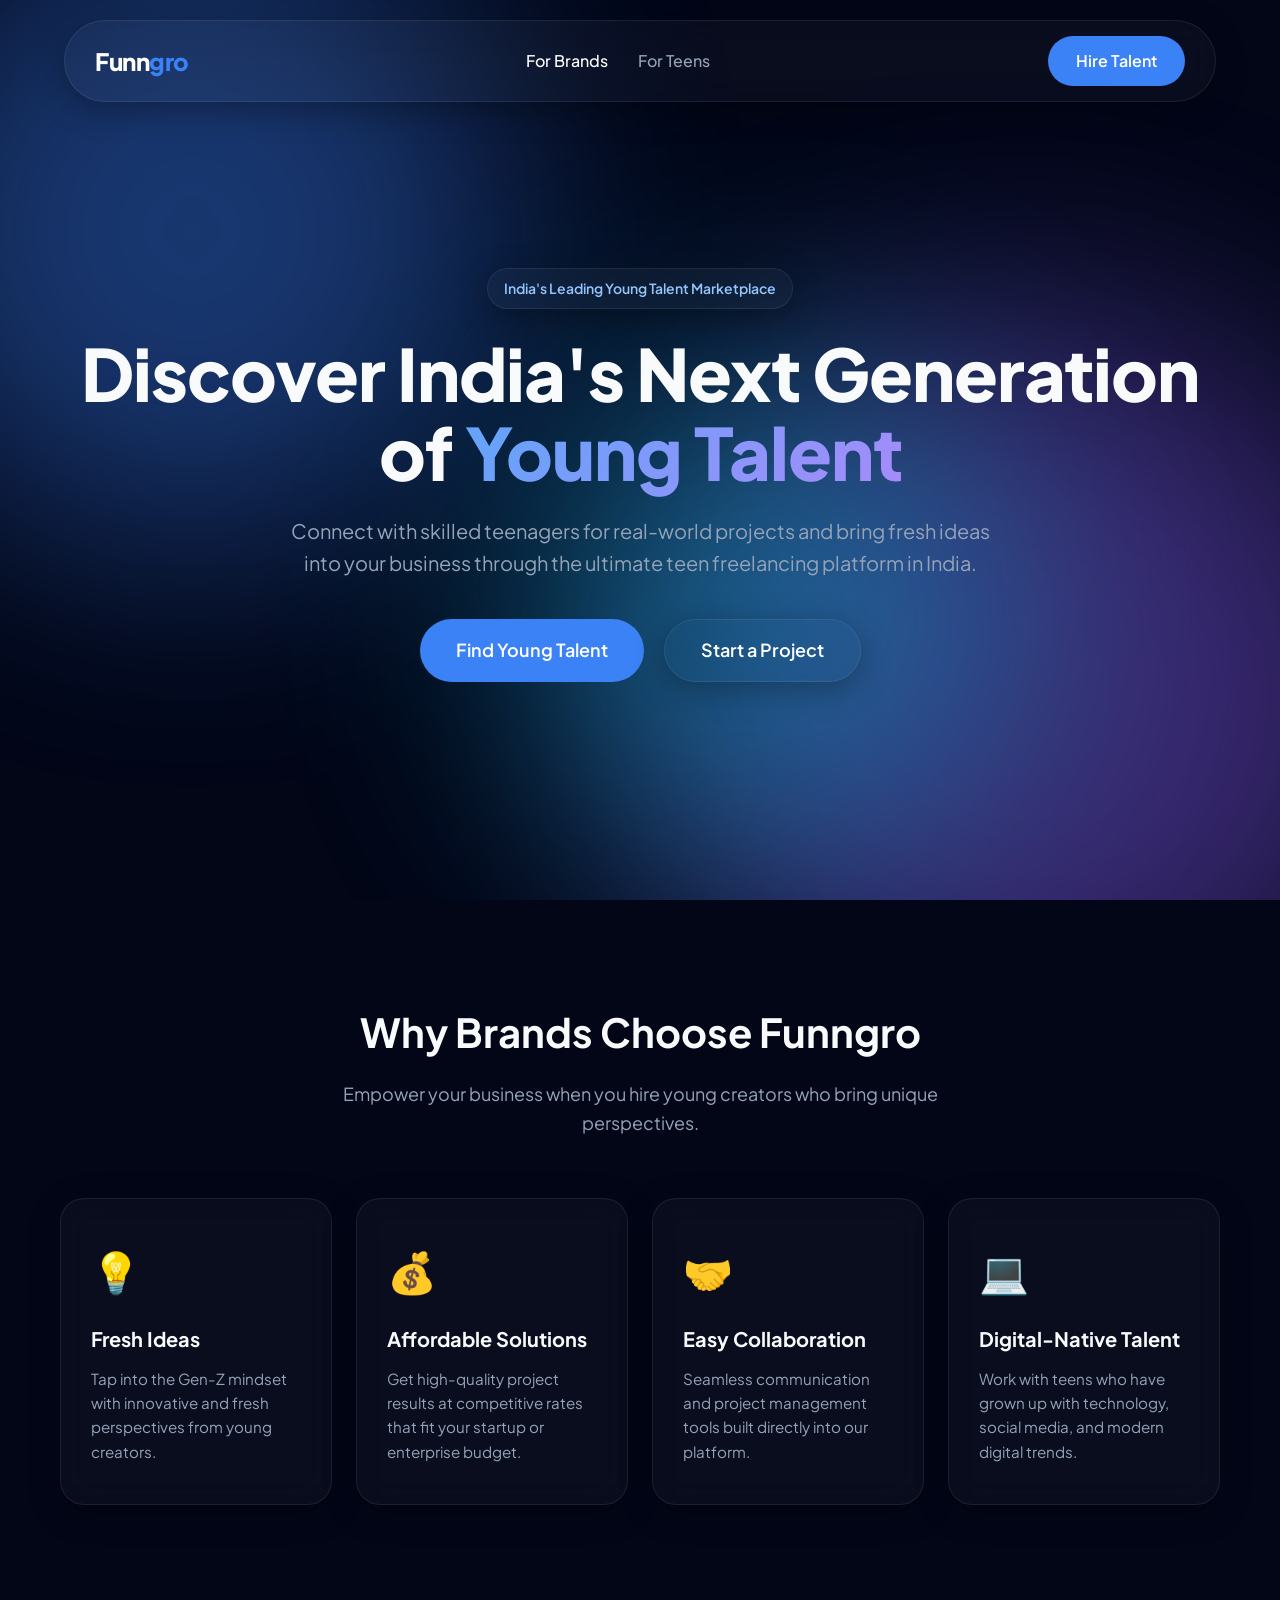
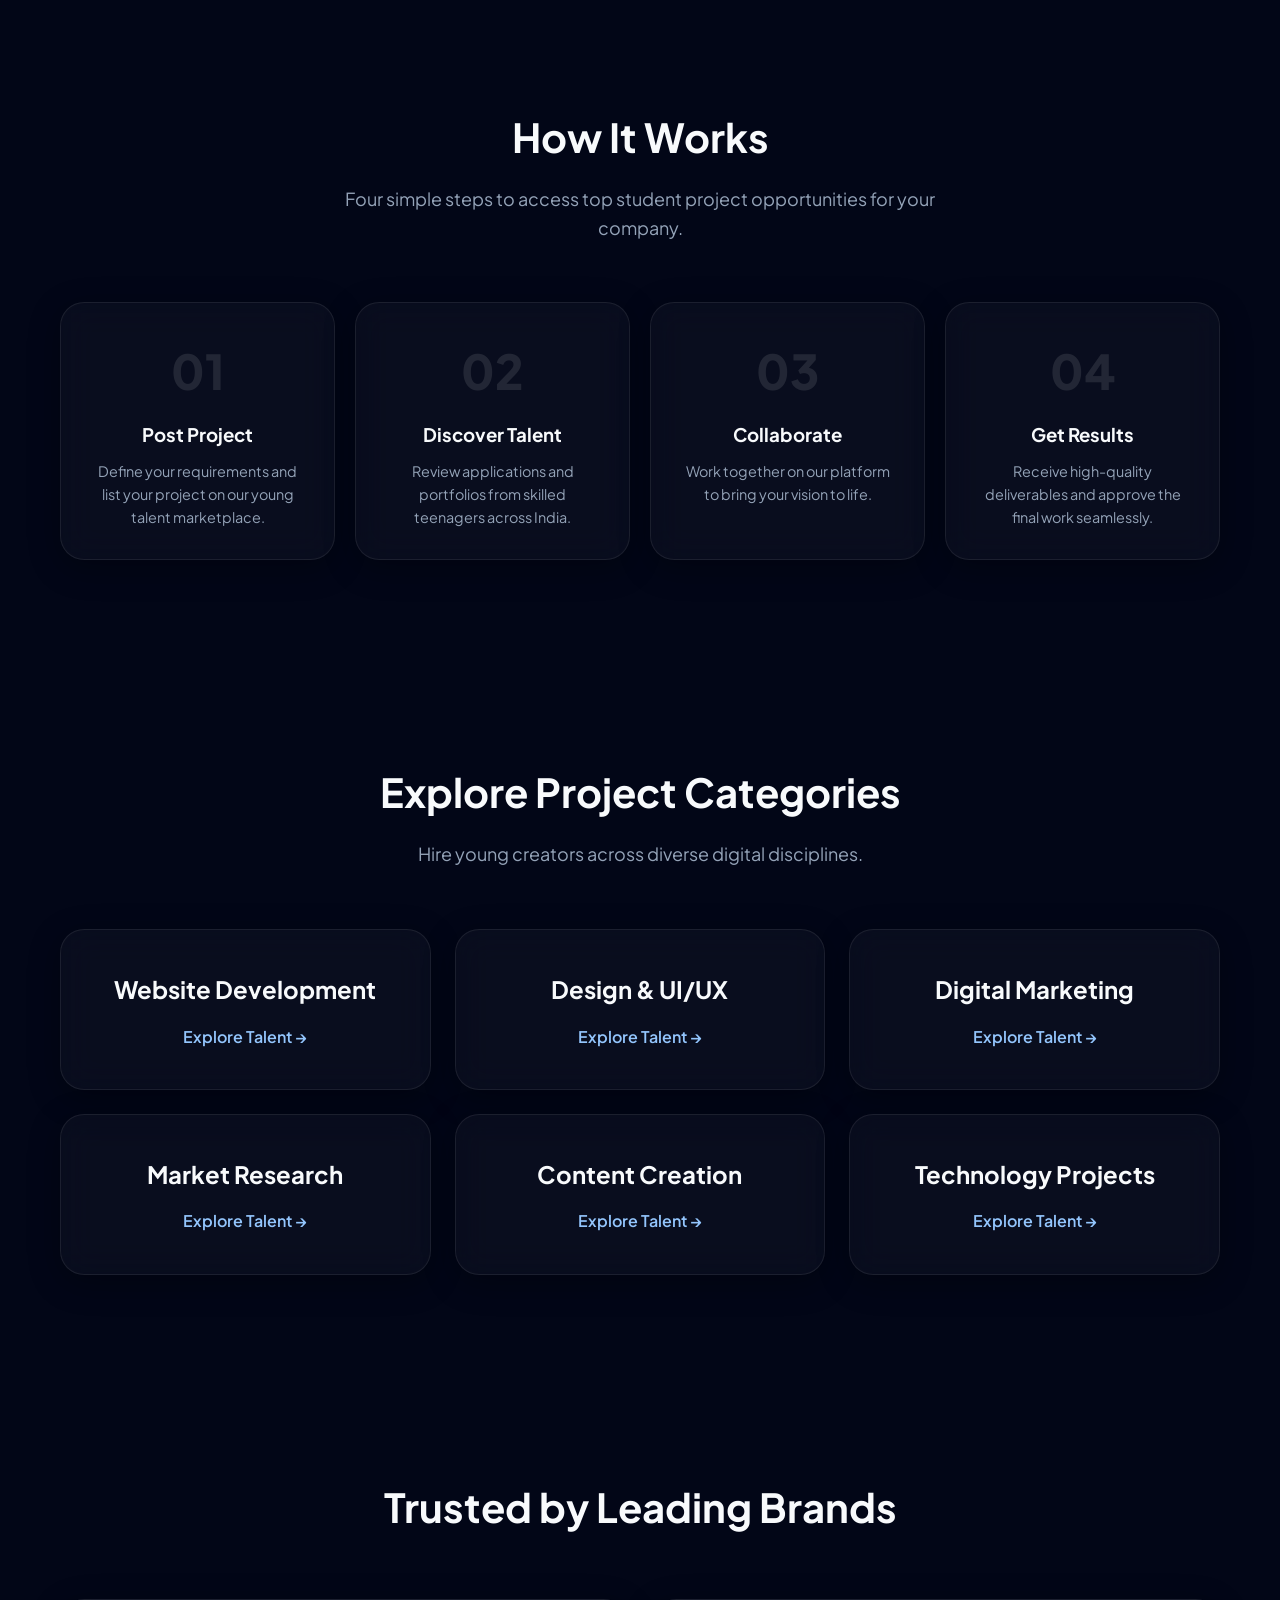
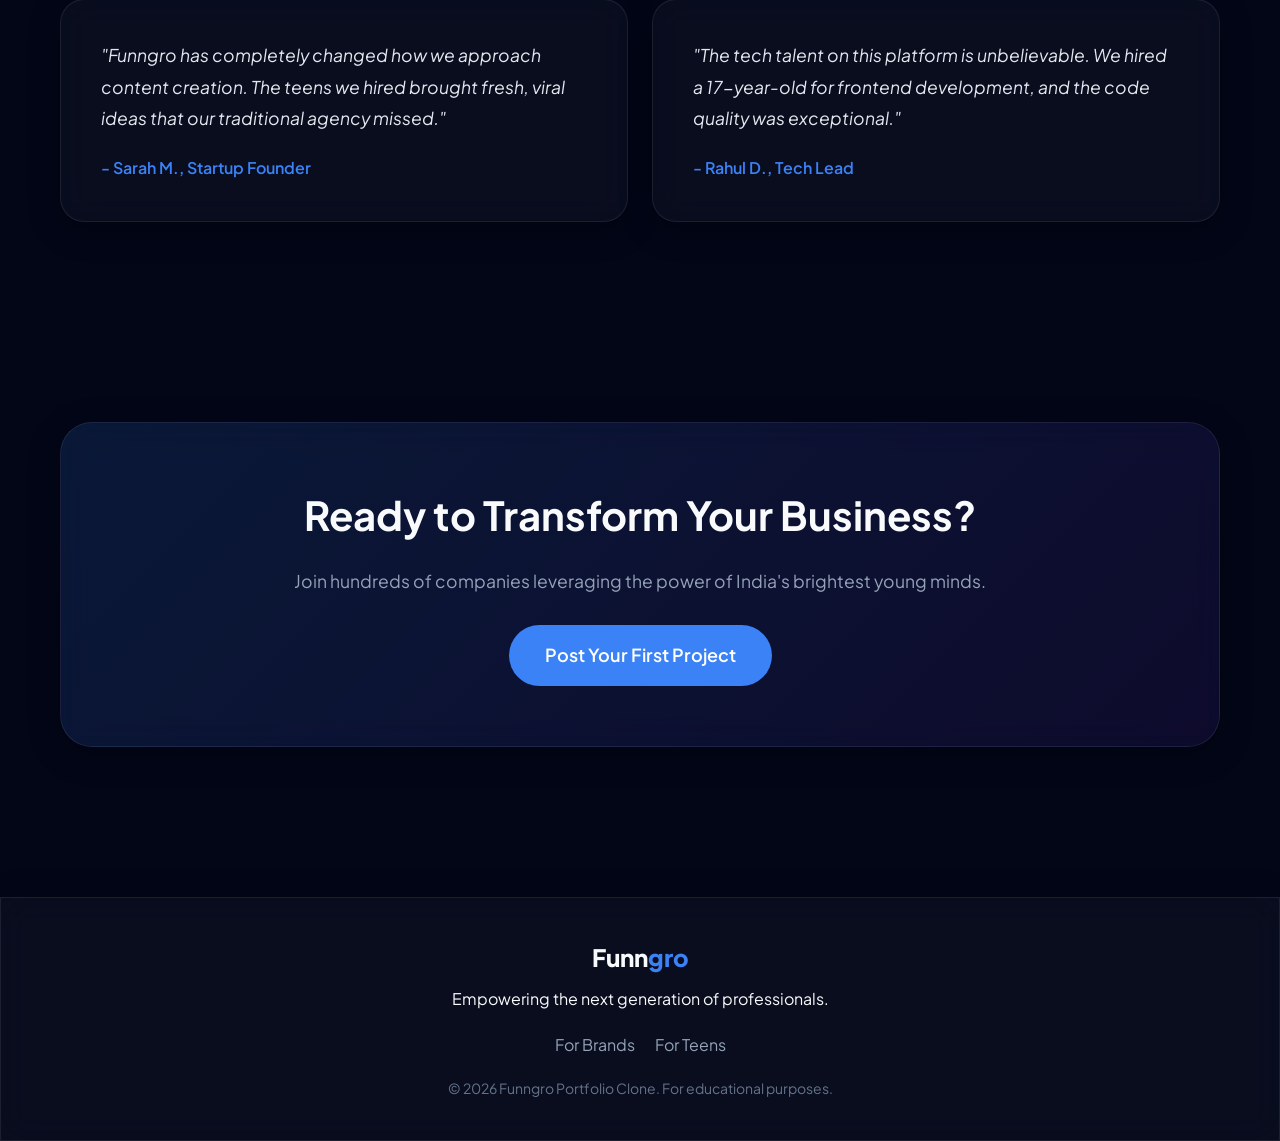
<file: index.html>
<!DOCTYPE html>
<html lang="en">
<head>
    <meta charset="UTF-8">
    <meta name="viewport" content="width=device-width, initial-scale=1.0">
    <meta name="description" content="Funngro is the premier teen freelancing platform in India. Hire young creators and discover a young talent marketplace for your business projects.">
    <meta name="keywords" content="teen freelancing platform in India, hire young creators, young talent marketplace, student project opportunities">
    <title>Funngro | Hire Young Creators & Talent</title>
    <link href="https://fonts.googleapis.com/css2?family=Plus+Jakarta+Sans:wght@300;400;500;600;700;800&display=swap" rel="stylesheet">
    <link rel="stylesheet" href="style.css">
</head>
<body>
    <!-- Background Elements -->
    <div class="bg-shapes">
        <div class="shape shape-1"></div>
        <div class="shape shape-2"></div>
        <div class="shape shape-3"></div>
    </div>

    <!-- Navigation -->
    <nav class="navbar glass">
        <div class="nav-container">
            <a href="index.html" class="logo">Funn<span>gro</span></a>
            <div class="nav-links">
                <a href="index.html" class="active">For Brands</a>
                <a href="teens.html">For Teens</a>
            </div>
            <a href="#hire" class="btn btn-primary">Hire Talent</a>
            <button class="mobile-toggle" aria-label="Toggle Menu">
                <span></span><span></span><span></span>
            </button>
        </div>
    </nav>

    <!-- Hero Section -->
    <section class="hero section-padding reveal">
        <div class="container text-center">
            <div class="badge glass">India's Leading Young Talent Marketplace</div>
            <h1>Discover India's Next Generation of <span class="gradient-text">Young Talent</span></h1>
            <p class="hero-subtitle">Connect with skilled teenagers for real-world projects and bring fresh ideas into your business through the ultimate teen freelancing platform in India.</p>
            <div class="btn-group">
                <a href="#talent" class="btn btn-primary btn-large">Find Young Talent</a>
                <a href="#projects" class="btn btn-secondary btn-large glass">Start a Project</a>
            </div>
        </div>
    </section>

    <!-- Why Brands Choose Funngro -->
    <section id="benefits" class="section-padding reveal">
        <div class="container">
            <div class="section-header text-center">
                <h2>Why Brands Choose Funngro</h2>
                <p>Empower your business when you hire young creators who bring unique perspectives.</p>
            </div>
            <div class="grid-4">
                <div class="card glass">
                    <div class="icon">💡</div>
                    <h3>Fresh Ideas</h3>
                    <p>Tap into the Gen-Z mindset with innovative and fresh perspectives from young creators.</p>
                </div>
                <div class="card glass">
                    <div class="icon">💰</div>
                    <h3>Affordable Solutions</h3>
                    <p>Get high-quality project results at competitive rates that fit your startup or enterprise budget.</p>
                </div>
                <div class="card glass">
                    <div class="icon">🤝</div>
                    <h3>Easy Collaboration</h3>
                    <p>Seamless communication and project management tools built directly into our platform.</p>
                </div>
                <div class="card glass">
                    <div class="icon">💻</div>
                    <h3>Digital-Native Talent</h3>
                    <p>Work with teens who have grown up with technology, social media, and modern digital trends.</p>
                </div>
            </div>
        </div>
    </section>

    <!-- How It Works -->
    <section id="how-it-works" class="section-padding reveal">
        <div class="container">
            <div class="section-header text-center">
                <h2>How It Works</h2>
                <p>Four simple steps to access top student project opportunities for your company.</p>
            </div>
            <div class="timeline">
                <div class="timeline-step glass">
                    <div class="step-number">01</div>
                    <h3>Post Project</h3>
                    <p>Define your requirements and list your project on our young talent marketplace.</p>
                </div>
                <div class="timeline-step glass">
                    <div class="step-number">02</div>
                    <h3>Discover Talent</h3>
                    <p>Review applications and portfolios from skilled teenagers across India.</p>
                </div>
                <div class="timeline-step glass">
                    <div class="step-number">03</div>
                    <h3>Collaborate</h3>
                    <p>Work together on our platform to bring your vision to life.</p>
                </div>
                <div class="timeline-step glass">
                    <div class="step-number">04</div>
                    <h3>Get Results</h3>
                    <p>Receive high-quality deliverables and approve the final work seamlessly.</p>
                </div>
            </div>
        </div>
    </section>

    <!-- Project Categories -->
    <section id="categories" class="section-padding reveal">
        <div class="container">
            <div class="section-header text-center">
                <h2>Explore Project Categories</h2>
                <p>Hire young creators across diverse digital disciplines.</p>
            </div>
            <div class="grid-3">
                <div class="category-card glass">
                    <h3>Website Development</h3>
                    <a href="#">Explore Talent &rarr;</a>
                </div>
                <div class="category-card glass">
                    <h3>Design & UI/UX</h3>
                    <a href="#">Explore Talent &rarr;</a>
                </div>
                <div class="category-card glass">
                    <h3>Digital Marketing</h3>
                    <a href="#">Explore Talent &rarr;</a>
                </div>
                <div class="category-card glass">
                    <h3>Market Research</h3>
                    <a href="#">Explore Talent &rarr;</a>
                </div>
                <div class="category-card glass">
                    <h3>Content Creation</h3>
                    <a href="#">Explore Talent &rarr;</a>
                </div>
                <div class="category-card glass">
                    <h3>Technology Projects</h3>
                    <a href="#">Explore Talent &rarr;</a>
                </div>
            </div>
        </div>
    </section>

    <!-- Testimonials -->
    <section id="testimonials" class="section-padding reveal">
        <div class="container">
            <div class="section-header text-center">
                <h2>Trusted by Leading Brands</h2>
            </div>
            <div class="grid-2">
                <div class="testimonial-card glass">
                    <p>"Funngro has completely changed how we approach content creation. The teens we hired brought fresh, viral ideas that our traditional agency missed."</p>
                    <div class="author">- Sarah M., Startup Founder</div>
                </div>
                <div class="testimonial-card glass">
                    <p>"The tech talent on this platform is unbelievable. We hired a 17-year-old for frontend development, and the code quality was exceptional."</p>
                    <div class="author">- Rahul D., Tech Lead</div>
                </div>
            </div>
        </div>
    </section>

    <!-- Final CTA -->
    <section class="cta-section section-padding reveal">
        <div class="container">
            <div class="cta-box glass text-center">
                <h2>Ready to Transform Your Business?</h2>
                <p>Join hundreds of companies leveraging the power of India's brightest young minds.</p>
                <a href="#signup" class="btn btn-primary btn-large">Post Your First Project</a>
            </div>
        </div>
    </section>

    <!-- Footer -->
    <footer class="glass">
        <div class="container text-center">
            <h2>Funn<span>gro</span></h2>
            <p>Empowering the next generation of professionals.</p>
            <div class="footer-links">
                <a href="index.html">For Brands</a>
                <a href="teens.html">For Teens</a>
            </div>
            <p class="copyright">&copy; 2026 Funngro Portfolio Clone. For educational purposes.</p>
        </div>
    </footer>

    <script src="script.js"></script>
</body>
</html>
</file>
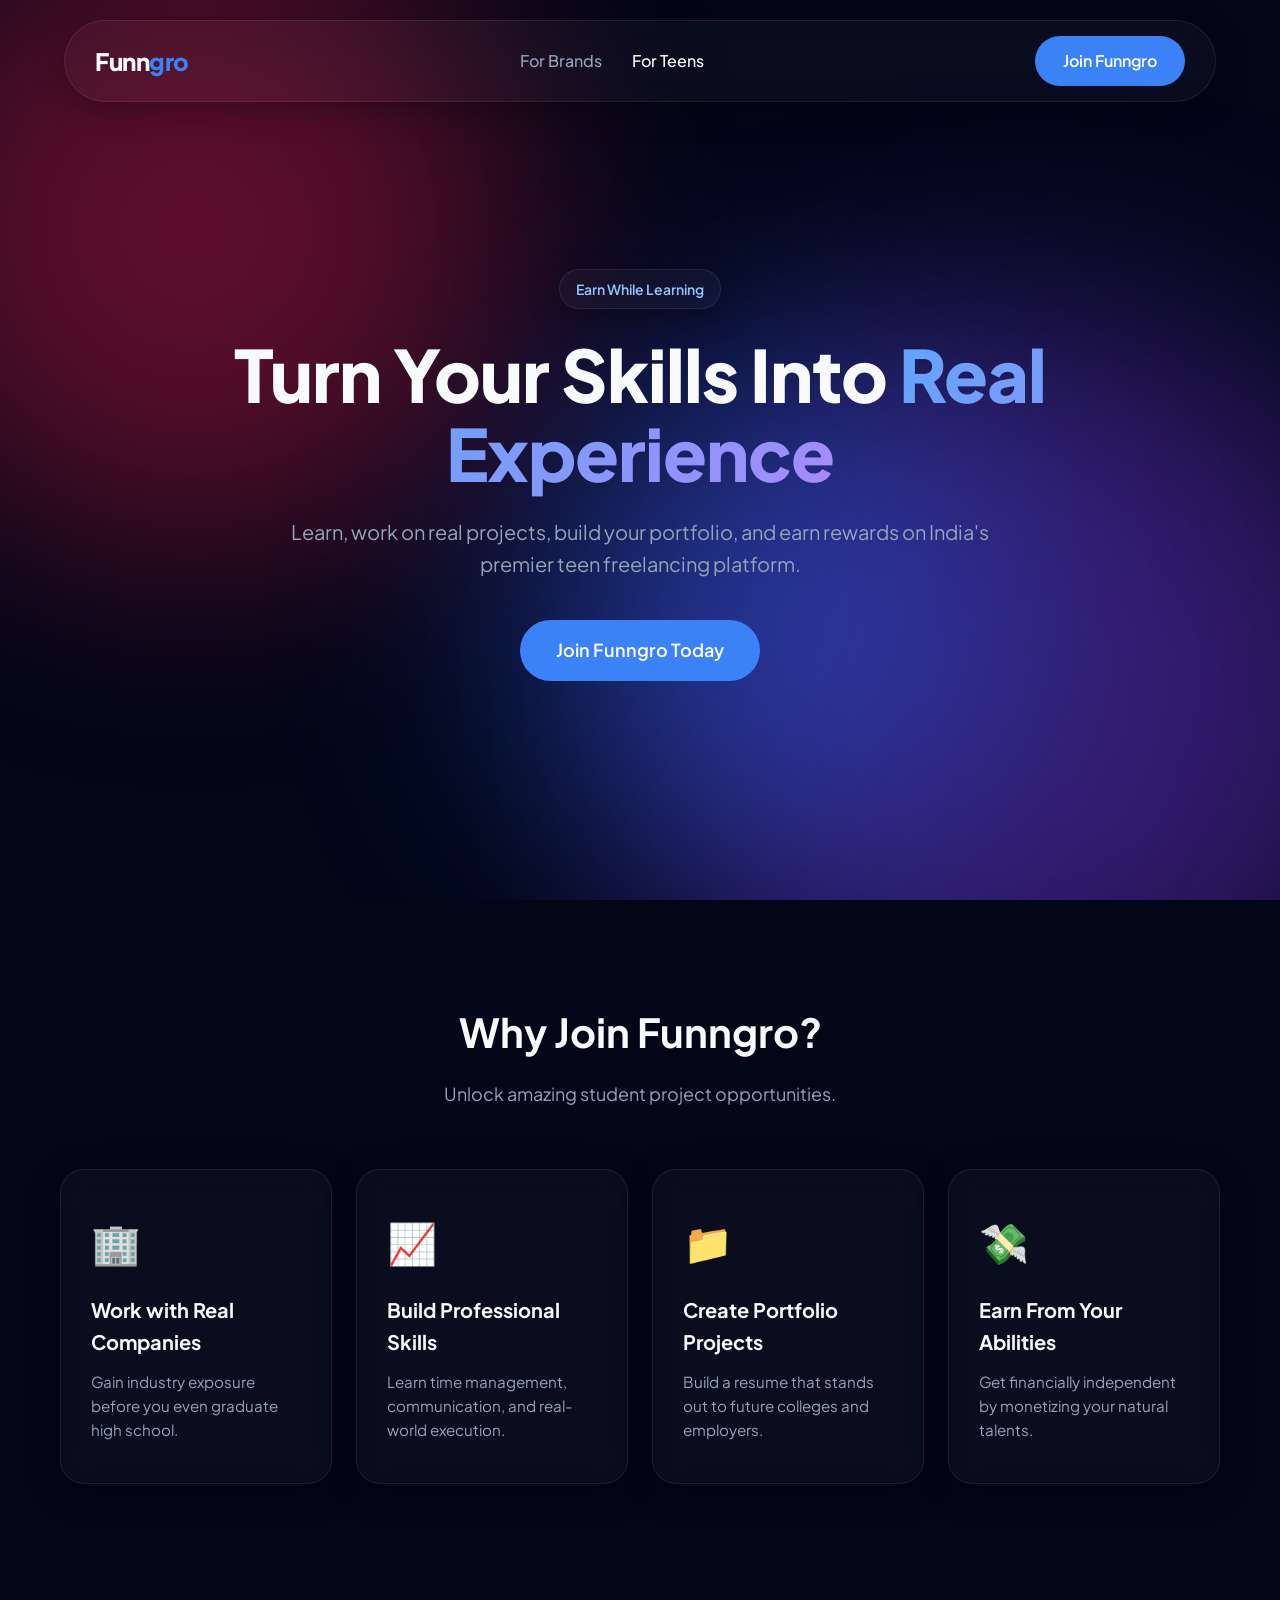
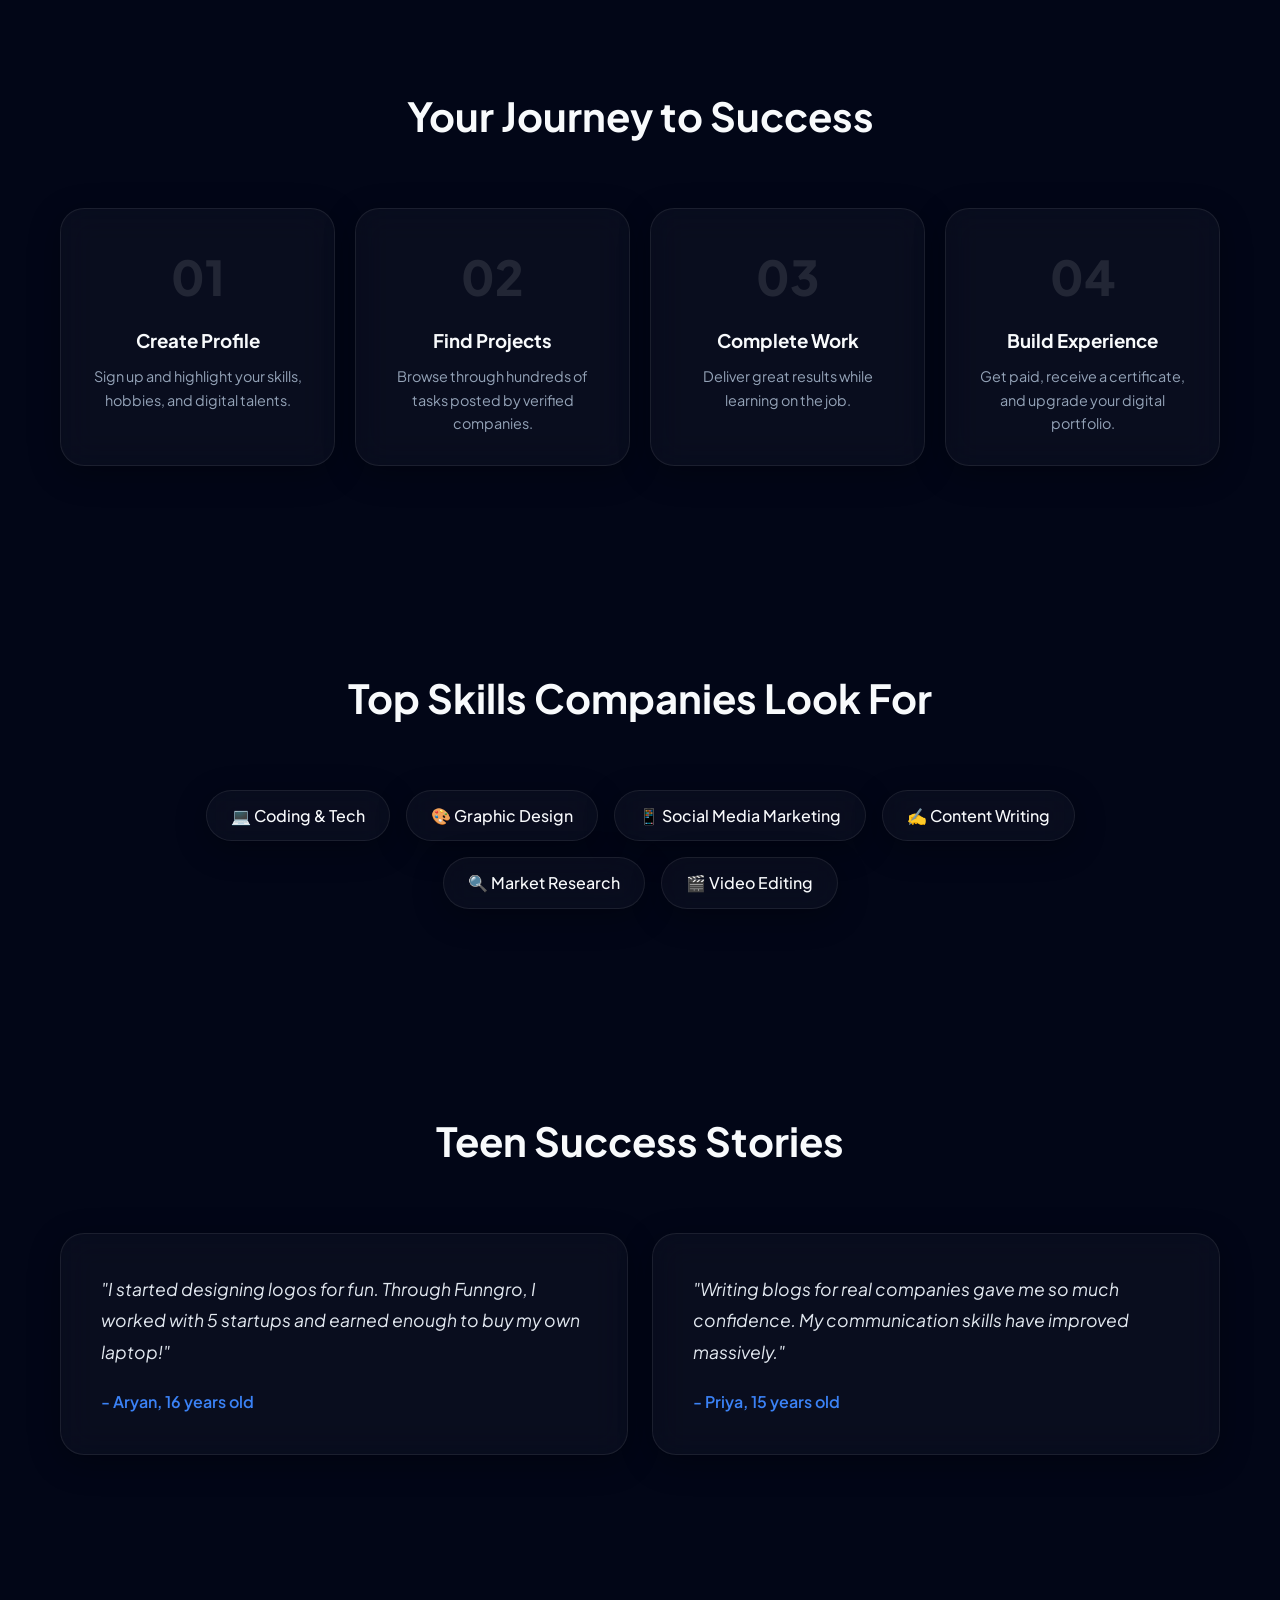
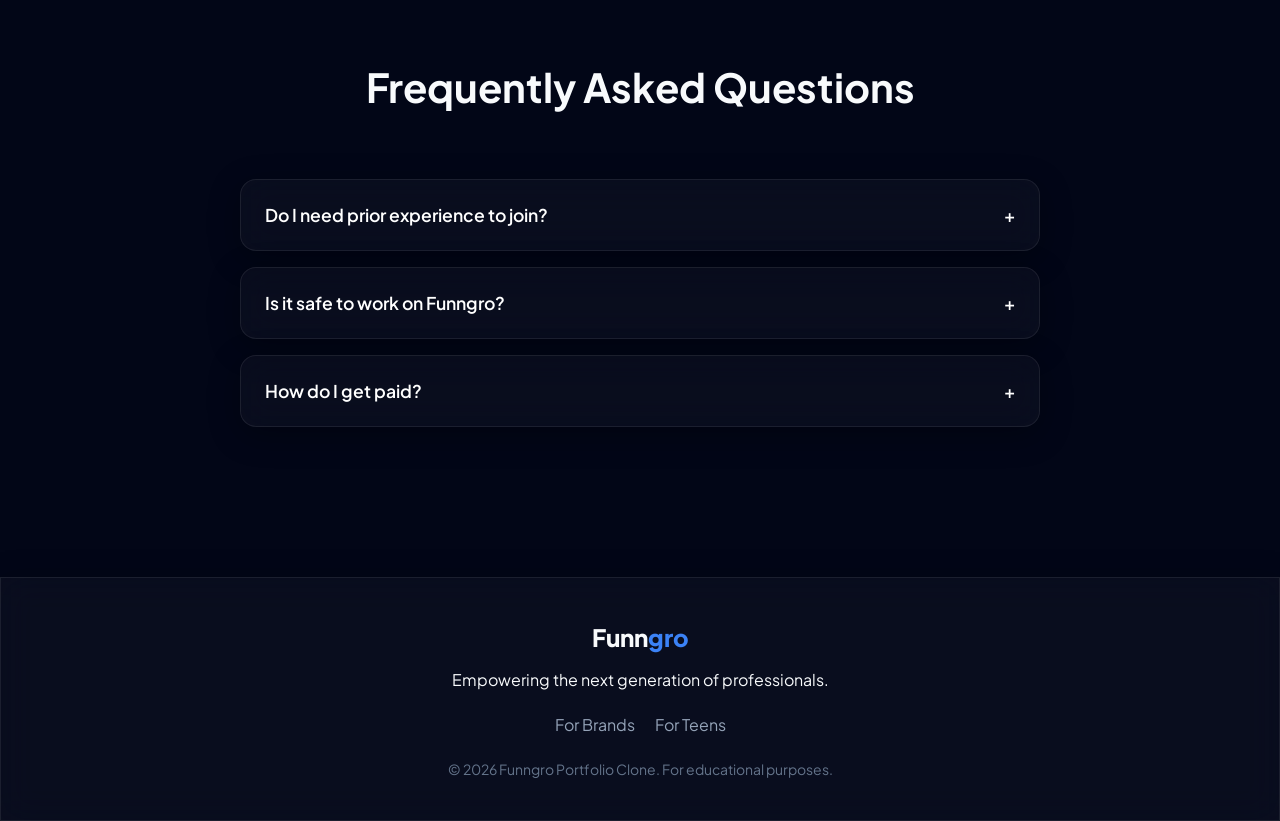
<file: teens.html>
<!DOCTYPE html>
<html lang="en">
<head>
    <meta charset="UTF-8">
    <meta name="viewport" content="width=device-width, initial-scale=1.0">
    <meta name="description" content="Earn while learning with Funngro! The best teen freelancing platform in India. Find student project opportunities and build your portfolio.">
    <meta name="keywords" content="earn while learning, student project opportunities, teen freelancing platform in India, young talent marketplace">
    <title>Funngro | Earn While Learning for Teens</title>
    <link href="https://fonts.googleapis.com/css2?family=Plus+Jakarta+Sans:wght@300;400;500;600;700;800&display=swap" rel="stylesheet">
    <link rel="stylesheet" href="style.css">
</head>
<body>
    <!-- Background Elements -->
    <div class="bg-shapes">
        <div class="shape shape-1" style="background: #e11d48;"></div>
        <div class="shape shape-2" style="background: #7c3aed;"></div>
        <div class="shape shape-3" style="background: #2563eb;"></div>
    </div>

    <!-- Navigation -->
    <nav class="navbar glass">
        <div class="nav-container">
            <a href="index.html" class="logo">Funn<span>gro</span></a>
            <div class="nav-links">
                <a href="index.html">For Brands</a>
                <a href="teens.html" class="active">For Teens</a>
            </div>
            <a href="#join" class="btn btn-primary">Join Funngro</a>
            <button class="mobile-toggle" aria-label="Toggle Menu">
                <span></span><span></span><span></span>
            </button>
        </div>
    </nav>

    <!-- Hero Section -->
    <section class="hero section-padding reveal">
        <div class="container text-center">
            <div class="badge glass">Earn While Learning</div>
            <h1>Turn Your Skills Into <span class="gradient-text">Real Experience</span></h1>
            <p class="hero-subtitle">Learn, work on real projects, build your portfolio, and earn rewards on India's premier teen freelancing platform.</p>
            <div class="btn-group">
                <a href="#signup" class="btn btn-primary btn-large">Join Funngro Today</a>
            </div>
        </div>
    </section>

    <!-- Benefits -->
    <section id="benefits" class="section-padding reveal">
        <div class="container">
            <div class="section-header text-center">
                <h2>Why Join Funngro?</h2>
                <p>Unlock amazing student project opportunities.</p>
            </div>
            <div class="grid-4">
                <div class="card glass">
                    <div class="icon">🏢</div>
                    <h3>Work with Real Companies</h3>
                    <p>Gain industry exposure before you even graduate high school.</p>
                </div>
                <div class="card glass">
                    <div class="icon">📈</div>
                    <h3>Build Professional Skills</h3>
                    <p>Learn time management, communication, and real-world execution.</p>
                </div>
                <div class="card glass">
                    <div class="icon">📁</div>
                    <h3>Create Portfolio Projects</h3>
                    <p>Build a resume that stands out to future colleges and employers.</p>
                </div>
                <div class="card glass">
                    <div class="icon">💸</div>
                    <h3>Earn From Your Abilities</h3>
                    <p>Get financially independent by monetizing your natural talents.</p>
                </div>
            </div>
        </div>
    </section>

    <!-- How Teen Journey Works -->
    <section id="journey" class="section-padding reveal">
        <div class="container">
            <div class="section-header text-center">
                <h2>Your Journey to Success</h2>
            </div>
            <div class="timeline">
                <div class="timeline-step glass">
                    <div class="step-number">01</div>
                    <h3>Create Profile</h3>
                    <p>Sign up and highlight your skills, hobbies, and digital talents.</p>
                </div>
                <div class="timeline-step glass">
                    <div class="step-number">02</div>
                    <h3>Find Projects</h3>
                    <p>Browse through hundreds of tasks posted by verified companies.</p>
                </div>
                <div class="timeline-step glass">
                    <div class="step-number">03</div>
                    <h3>Complete Work</h3>
                    <p>Deliver great results while learning on the job.</p>
                </div>
                <div class="timeline-step glass">
                    <div class="step-number">04</div>
                    <h3>Build Experience</h3>
                    <p>Get paid, receive a certificate, and upgrade your digital portfolio.</p>
                </div>
            </div>
        </div>
    </section>

    <!-- Skills Section -->
    <section id="skills" class="section-padding reveal">
        <div class="container">
            <div class="section-header text-center">
                <h2>Top Skills Companies Look For</h2>
            </div>
            <div class="skills-flex">
                <span class="skill-tag glass">💻 Coding & Tech</span>
                <span class="skill-tag glass">🎨 Graphic Design</span>
                <span class="skill-tag glass">📱 Social Media Marketing</span>
                <span class="skill-tag glass">✍️ Content Writing</span>
                <span class="skill-tag glass">🔍 Market Research</span>
                <span class="skill-tag glass">🎬 Video Editing</span>
            </div>
        </div>
    </section>

    <!-- Success Stories -->
    <section id="success" class="section-padding reveal">
        <div class="container">
            <div class="section-header text-center">
                <h2>Teen Success Stories</h2>
            </div>
            <div class="grid-2">
                <div class="testimonial-card glass">
                    <p>"I started designing logos for fun. Through Funngro, I worked with 5 startups and earned enough to buy my own laptop!"</p>
                    <div class="author">- Aryan, 16 years old</div>
                </div>
                <div class="testimonial-card glass">
                    <p>"Writing blogs for real companies gave me so much confidence. My communication skills have improved massively."</p>
                    <div class="author">- Priya, 15 years old</div>
                </div>
            </div>
        </div>
    </section>

    <!-- FAQ Section -->
    <section id="faq" class="section-padding reveal">
        <div class="container">
            <div class="section-header text-center">
                <h2>Frequently Asked Questions</h2>
            </div>
            <div class="faq-container">
                <div class="faq-item glass">
                    <button class="faq-question">Do I need prior experience to join? <span class="arrow">+</span></button>
                    <div class="faq-answer"><p>Not at all! Many companies offer beginner-friendly projects specifically designed for teens looking to learn.</p></div>
                </div>
                <div class="faq-item glass">
                    <button class="faq-question">Is it safe to work on Funngro? <span class="arrow">+</span></button>
                    <div class="faq-answer"><p>Yes, all brands are verified by our team, and we ensure a secure environment for all teen freelancers.</p></div>
                </div>
                <div class="faq-item glass">
                    <button class="faq-question">How do I get paid? <span class="arrow">+</span></button>
                    <div class="faq-answer"><p>Payments are securely processed through the platform and transferred to your bank account or digital wallet upon project approval.</p></div>
                </div>
            </div>
        </div>
    </section>

    <!-- Footer -->
    <footer class="glass">
        <div class="container text-center">
            <h2>Funn<span>gro</span></h2>
            <p>Empowering the next generation of professionals.</p>
            <div class="footer-links">
                <a href="index.html">For Brands</a>
                <a href="teens.html">For Teens</a>
            </div>
            <p class="copyright">&copy; 2026 Funngro Portfolio Clone. For educational purposes.</p>
        </div>
    </footer>

    <script src="script.js"></script>
</body>
</html>
</file>
<file: style.css>
/* Custom Properties & Reset */
:root {
    --bg-color: #020617; /* Very dark slate for premium SaaS look */
    --text-primary: #f8fafc;
    --text-secondary: #94a3b8;
    --primary-color: #3b82f6; /* Modern Blue */
    --primary-hover: #2563eb;
    --secondary-color: #8b5cf6; /* Modern Purple */
    --glass-bg: rgba(255, 255, 255, 0.03);
    --glass-border: rgba(255, 255, 255, 0.08);
    --glass-shadow: 0 8px 32px 0 rgba(0, 0, 0, 0.3);
    --font-main: 'Plus Jakarta Sans', sans-serif;
}

* {
    margin: 0;
    padding: 0;
    box-sizing: border-box;
    scroll-behavior: smooth;
}

body {
    background-color: var(--bg-color);
    color: var(--text-primary);
    font-family: var(--font-main);
    line-height: 1.6;
    overflow-x: hidden;
}

/* Background Animated Shapes */
.bg-shapes {
    position: fixed;
    top: 0; left: 0; width: 100vw; height: 100vh;
    z-index: -1;
    overflow: hidden;
}

.shape {
    position: absolute;
    border-radius: 50%;
    filter: blur(120px);
    opacity: 0.4;
    animation: float 20s infinite alternate;
}

.shape-1 { top: -10%; left: -10%; width: 50vw; height: 50vw; background: var(--primary-color); }
.shape-2 { bottom: -20%; right: -10%; width: 60vw; height: 60vw; background: var(--secondary-color); animation-delay: -5s; }
.shape-3 { top: 40%; left: 40%; width: 40vw; height: 40vw; background: #06b6d4; animation-delay: -10s; }

@keyframes float {
    0% { transform: translate(0, 0) scale(1); }
    100% { transform: translate(5%, 10%) scale(1.1); }
}

/* Utility Classes */
.container { max-width: 1200px; margin: 0 auto; padding: 0 20px; }
.text-center { text-align: center; }
.section-padding { padding: 100px 0; }
.glass {
    background: var(--glass-bg);
    backdrop-filter: blur(16px);
    -webkit-backdrop-filter: blur(16px);
    border: 1px solid var(--glass-border);
    box-shadow: var(--glass-shadow);
}

.gradient-text {
    background: linear-gradient(135deg, #60a5fa, #a78bfa);
    -webkit-background-clip: text;
    -webkit-text-fill-color: transparent;
}

/* Buttons */
.btn {
    display: inline-flex; justify-content: center; align-items: center;
    padding: 12px 28px; border-radius: 100px;
    font-weight: 600; font-size: 1rem;
    text-decoration: none; transition: all 0.3s ease; cursor: pointer;
}
.btn-primary { background: var(--primary-color); color: #fff; border: none; }
.btn-primary:hover { background: var(--primary-hover); transform: translateY(-2px); box-shadow: 0 10px 20px rgba(59, 130, 246, 0.4); }
.btn-secondary { background: transparent; color: #fff; }
.btn-secondary:hover { background: rgba(255,255,255,0.1); transform: translateY(-2px); }
.btn-large { padding: 16px 36px; font-size: 1.125rem; }
.btn-group { display: flex; gap: 20px; justify-content: center; flex-wrap: wrap; }

/* Navigation */
.navbar { position: fixed; top: 20px; left: 50%; transform: translateX(-50%); width: 90%; max-width: 1200px; border-radius: 100px; padding: 15px 30px; z-index: 1000; }
.nav-container { display: flex; justify-content: space-between; align-items: center; }
.logo { font-size: 1.5rem; font-weight: 800; color: #fff; text-decoration: none; letter-spacing: -0.5px; }
.logo span { color: var(--primary-color); }
.nav-links { display: flex; gap: 30px; }
.nav-links a { color: var(--text-secondary); text-decoration: none; font-weight: 500; transition: 0.3s; }
.nav-links a:hover, .nav-links a.active { color: #fff; }
.mobile-toggle { display: none; background: none; border: none; cursor: pointer; display: flex; flex-direction: column; gap: 5px; }
.mobile-toggle span { display: block; width: 25px; height: 2px; background: #fff; transition: 0.3s; }
@media (min-width: 769px) { .mobile-toggle { display: none; } }

/* Hero Section */
.hero { display: flex; align-items: center; min-height: 100vh; padding-top: 150px; }
.badge { display: inline-block; padding: 8px 16px; border-radius: 50px; font-size: 0.875rem; font-weight: 600; color: #93c5fd; margin-bottom: 24px; }
.hero h1 { font-size: clamp(2.5rem, 6vw, 4.5rem); font-weight: 800; line-height: 1.1; margin-bottom: 24px; letter-spacing: -1px; }
.hero-subtitle { font-size: clamp(1.1rem, 2vw, 1.25rem); color: var(--text-secondary); max-width: 700px; margin: 0 auto 40px; }

/* Grids & Cards */
.grid-4, .grid-3, .grid-2 { display: grid; gap: 24px; }
.grid-4 { grid-template-columns: repeat(auto-fit, minmax(250px, 1fr)); }
.grid-3 { grid-template-columns: repeat(auto-fit, minmax(300px, 1fr)); }
.grid-2 { grid-template-columns: repeat(auto-fit, minmax(350px, 1fr)); }

.section-header { margin-bottom: 60px; }
.section-header h2 { font-size: clamp(2rem, 4vw, 2.5rem); margin-bottom: 16px; font-weight: 700; }
.section-header p { color: var(--text-secondary); font-size: 1.125rem; max-width: 600px; margin: 0 auto; }

.card { padding: 40px 30px; border-radius: 24px; transition: transform 0.3s ease; }
.card:hover { transform: translateY(-10px); border-color: rgba(96, 165, 250, 0.4); }
.card .icon { font-size: 2.5rem; margin-bottom: 20px; }
.card h3 { font-size: 1.25rem; margin-bottom: 12px; }
.card p { color: var(--text-secondary); font-size: 0.95rem; }

/* Timeline Setup */
.timeline { display: grid; grid-template-columns: repeat(auto-fit, minmax(200px, 1fr)); gap: 20px; position: relative; }
.timeline-step { padding: 30px; border-radius: 24px; text-align: center; }
.step-number { font-size: 3rem; font-weight: 800; color: rgba(255,255,255,0.1); margin-bottom: 10px; }
.timeline-step h3 { margin-bottom: 10px; }
.timeline-step p { color: var(--text-secondary); font-size: 0.9rem; }

/* Category Cards */
.category-card { padding: 40px; border-radius: 24px; text-align: center; transition: 0.3s; }
.category-card:hover { transform: scale(1.02); background: rgba(59, 130, 246, 0.1); }
.category-card h3 { margin-bottom: 15px; font-size: 1.5rem; }
.category-card a { color: #93c5fd; text-decoration: none; font-weight: 600; }

/* Skills Tag */
.skills-flex { display: flex; flex-wrap: wrap; justify-content: center; gap: 16px; max-width: 900px; margin: 0 auto; }
.skill-tag { padding: 12px 24px; border-radius: 100px; font-weight: 500; }

/* Testimonials */
.testimonial-card { padding: 40px; border-radius: 24px; font-style: italic; position: relative; }
.testimonial-card p { font-size: 1.1rem; line-height: 1.8; margin-bottom: 20px; color: #e2e8f0; }
.testimonial-card .author { font-weight: 600; color: var(--primary-color); font-style: normal; }

/* FAQ Accordion */
.faq-container { max-width: 800px; margin: 0 auto; display: flex; flex-direction: column; gap: 16px; }
.faq-item { border-radius: 16px; overflow: hidden; }
.faq-question { width: 100%; text-align: left; background: none; border: none; color: #fff; padding: 24px; font-size: 1.1rem; font-weight: 600; font-family: inherit; cursor: pointer; display: flex; justify-content: space-between; align-items: center; }
.faq-answer { padding: 0 24px; max-height: 0; overflow: hidden; transition: max-height 0.4s ease; color: var(--text-secondary); }
.faq-item.active .faq-answer { max-height: 200px; padding-bottom: 24px; }
.faq-question .arrow { transition: transform 0.3s; }
.faq-item.active .faq-question .arrow { transform: rotate(45deg); }

/* CTA Box */
.cta-box { padding: 60px 40px; border-radius: 32px; background: linear-gradient(135deg, rgba(59, 130, 246, 0.15), rgba(124, 58, 237, 0.1)); }
.cta-box h2 { font-size: 2.5rem; margin-bottom: 20px; }
.cta-box p { color: var(--text-secondary); margin-bottom: 30px; font-size: 1.1rem; }

/* Footer */
footer { padding: 40px 0; border-top: 1px solid var(--glass-border); margin-top: 50px; }
footer h2 { font-weight: 800; font-size: 1.5rem; margin-bottom: 10px; }
footer h2 span { color: var(--primary-color); }
footer .footer-links { display: flex; justify-content: center; gap: 20px; margin: 20px 0; }
footer .footer-links a { color: var(--text-secondary); text-decoration: none; }
footer .copyright { color: #64748b; font-size: 0.875rem; }

/* Scroll Animation Classes */
.reveal { opacity: 0; transform: translateY(30px); transition: all 0.8s ease-out; }
.reveal.active { opacity: 1; transform: translateY(0); }

/* Responsive Adjustments */
@media (max-width: 768px) {
    .nav-links { display: none; } /* Hide desktop links on mobile */
    .navbar .btn { display: none; }
    .btn-group { flex-direction: column; width: 100%; }
    .btn-group .btn { width: 100%; }
}
</file>
